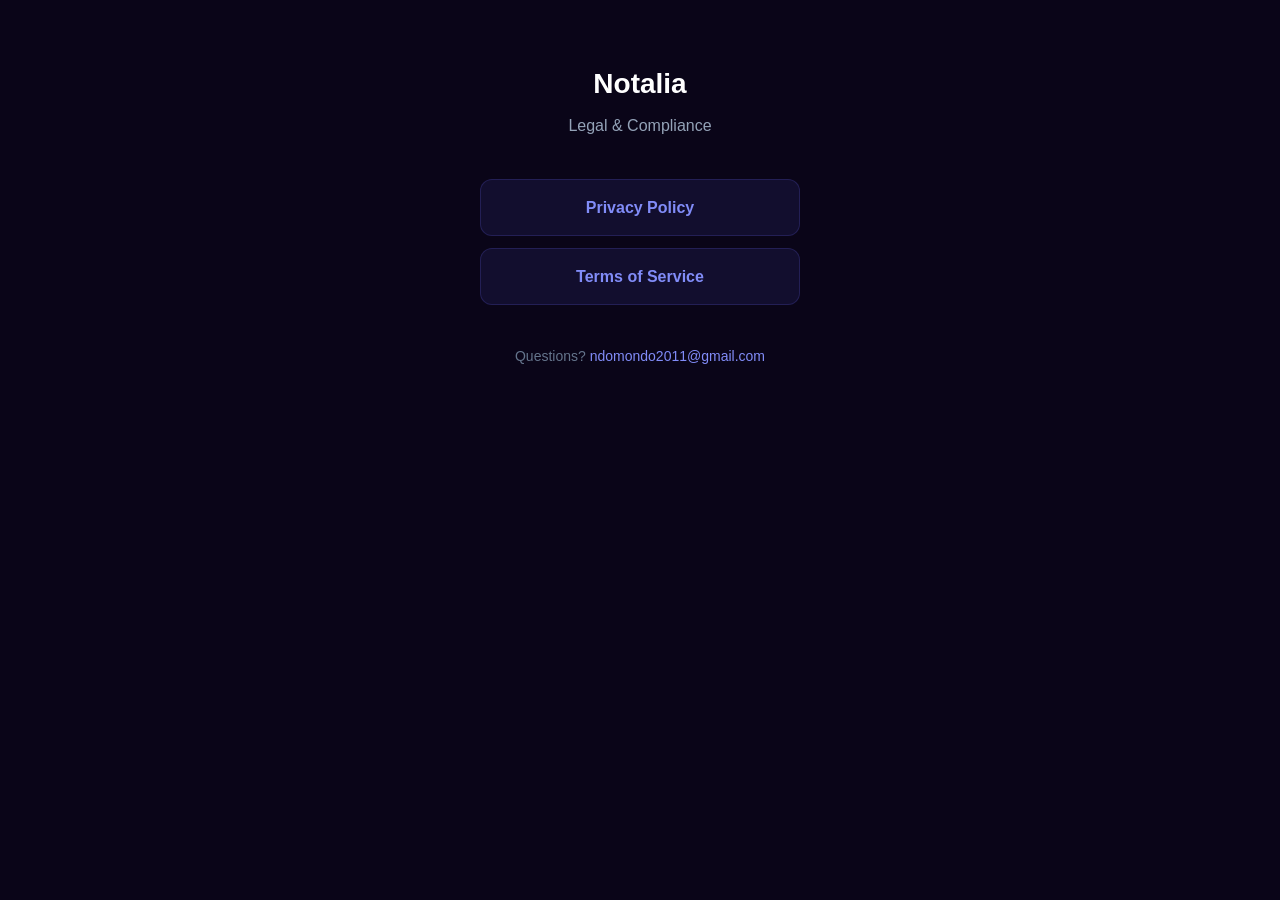
<file: index.html>
<!DOCTYPE html>
<html lang="en">
<head>
  <meta charset="UTF-8">
  <meta name="viewport" content="width=device-width, initial-scale=1.0">
  <title>Notalia - Legal</title>
  <link rel="stylesheet" href="style.css">
</head>
<body>
  <div class="container">
    <h1>Notalia</h1>
    <p class="subtitle">Legal & Compliance</p>
    <div class="links">
      <a href="privacy.html">Privacy Policy</a>
      <a href="terms.html">Terms of Service</a>
    </div>
    <p class="contact">Questions? <a href="mailto:ndomondo2011@gmail.com">ndomondo2011@gmail.com</a></p>
  </div>
</body>
</html>
</file>
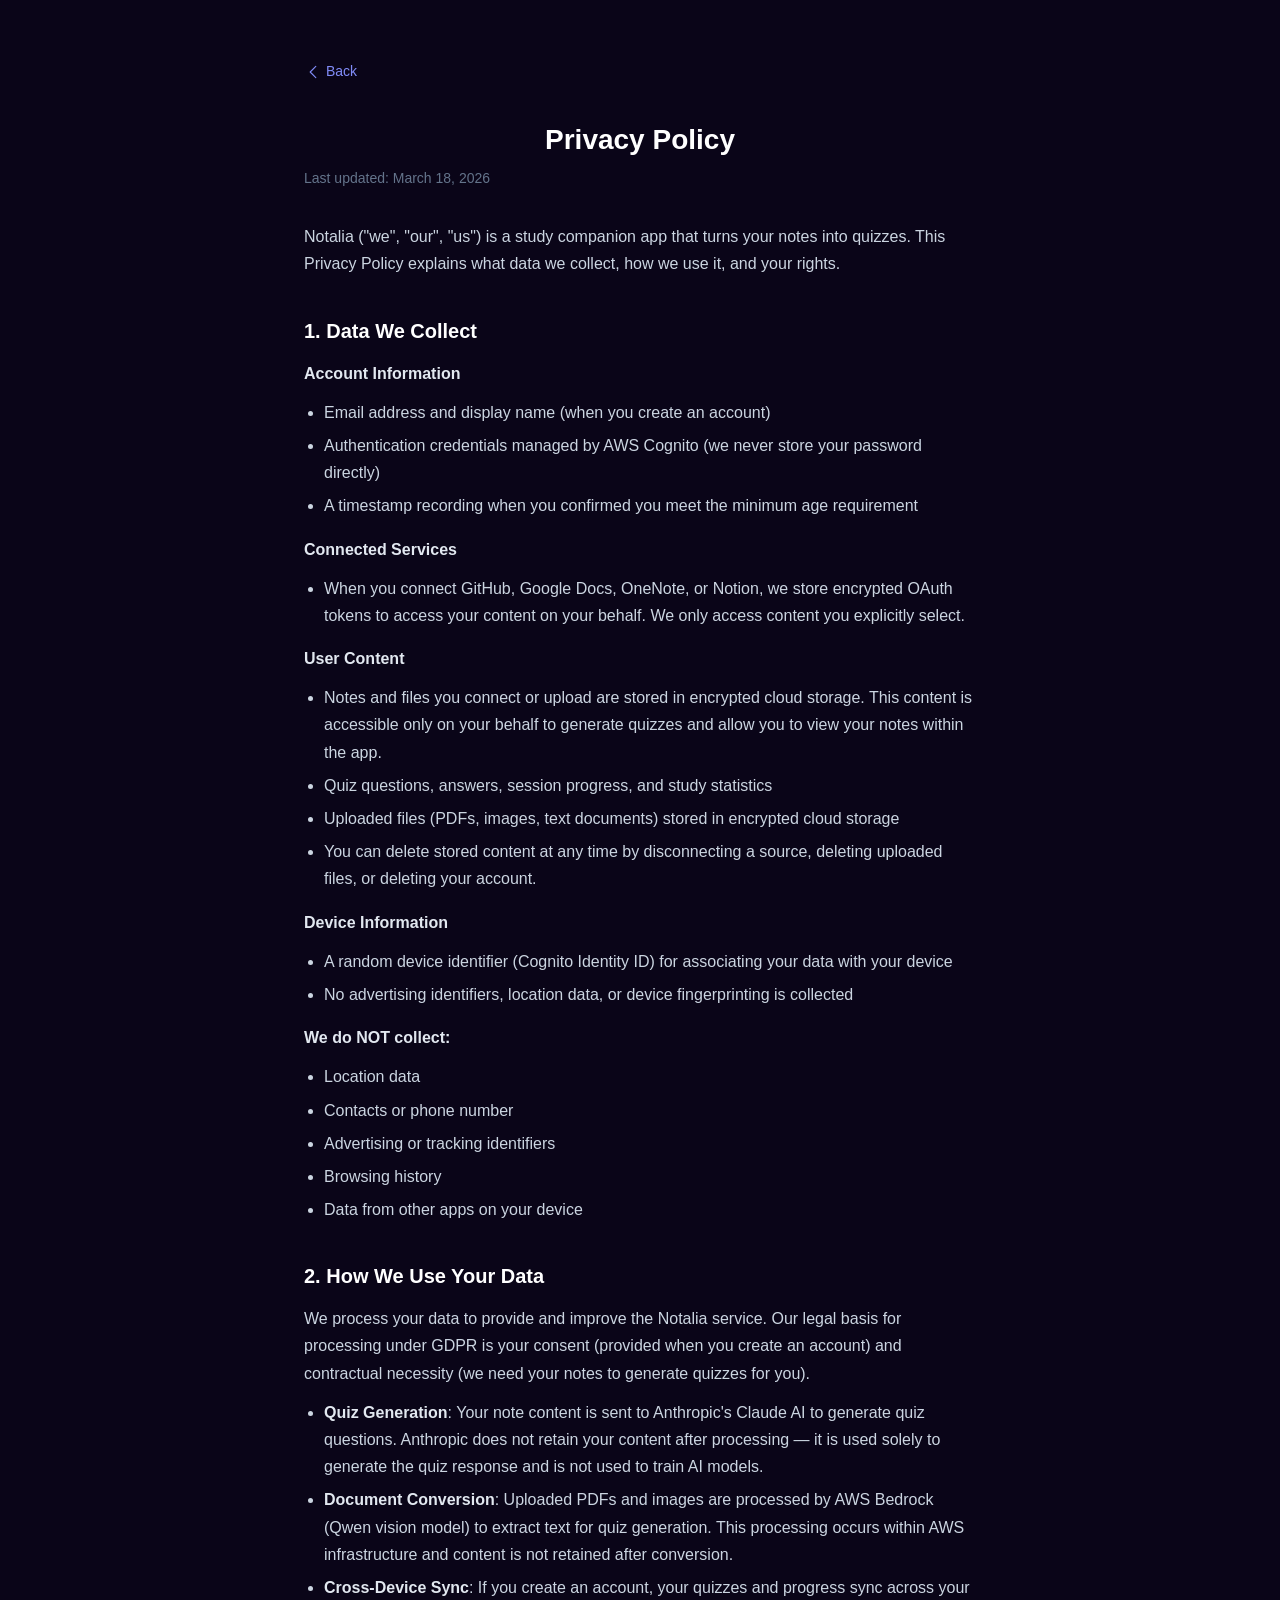
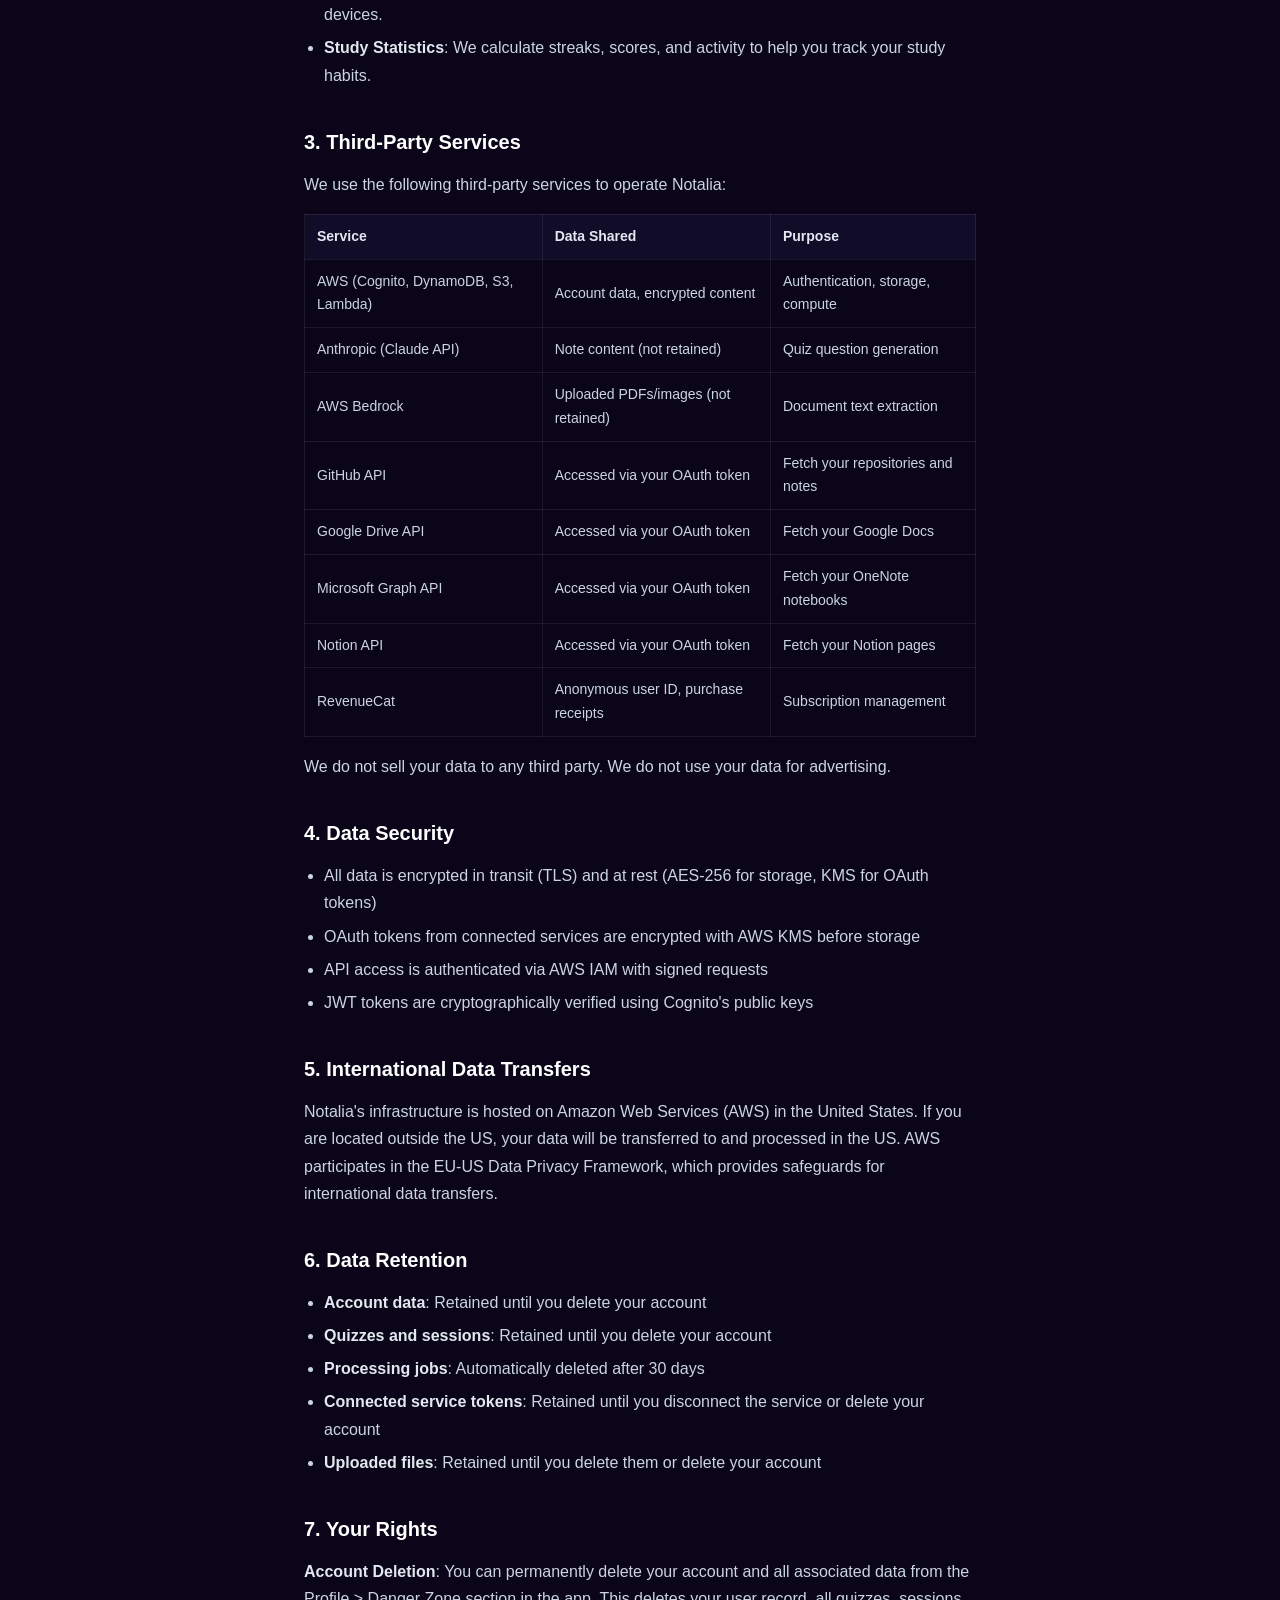
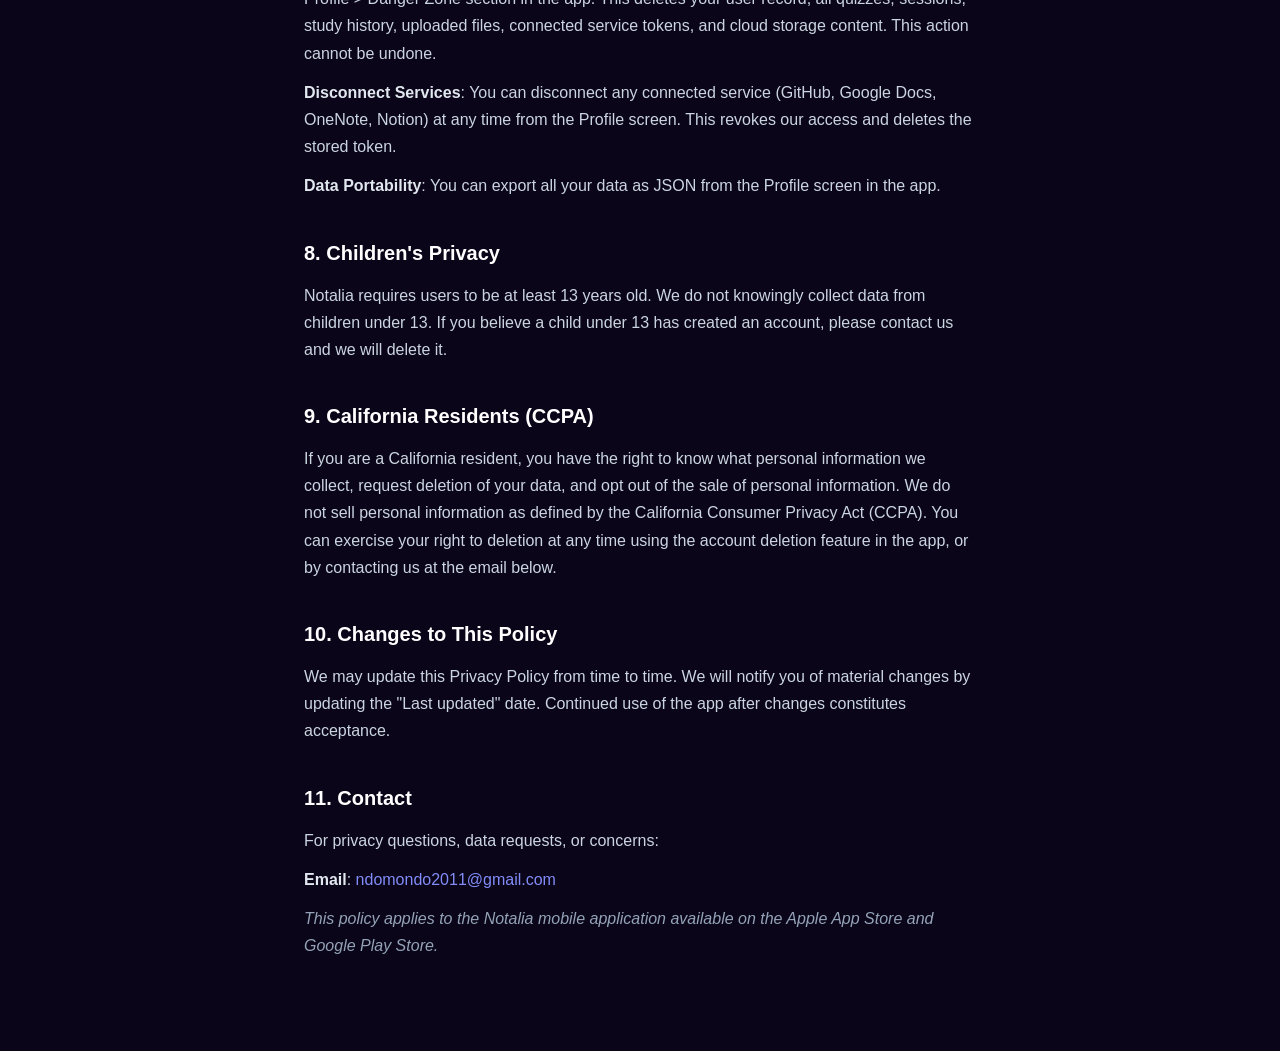
<file: privacy.html>
<!DOCTYPE html>
<html lang="en">
<head>
  <meta charset="UTF-8">
  <meta name="viewport" content="width=device-width, initial-scale=1.0">
  <title>Privacy Policy - Notalia</title>
  <link rel="stylesheet" href="style.css">
</head>
<body>
  <div class="container">
    <a class="back" href="index.html"><img src="arrow_left.svg" alt="Back" class="back-icon"> Back</a>
    <h1>Privacy Policy</h1>
    <p class="last-updated">Last updated: March 18, 2026</p>

    <p>Notalia ("we", "our", "us") is a study companion app that turns your notes into quizzes. This Privacy Policy explains what data we collect, how we use it, and your rights.</p>

    <h2>1. Data We Collect</h2>

    <p><strong>Account Information</strong></p>
    <ul>
      <li>Email address and display name (when you create an account)</li>
      <li>Authentication credentials managed by AWS Cognito (we never store your password directly)</li>
      <li>A timestamp recording when you confirmed you meet the minimum age requirement</li>
    </ul>

    <p><strong>Connected Services</strong></p>
    <ul>
      <li>When you connect GitHub, Google Docs, OneNote, or Notion, we store encrypted OAuth tokens to access your content on your behalf. We only access content you explicitly select.</li>
    </ul>

    <p><strong>User Content</strong></p>
    <ul>
      <li>Notes and files you connect or upload are stored in encrypted cloud storage. This content is accessible only on your behalf to generate quizzes and allow you to view your notes within the app.</li>
      <li>Quiz questions, answers, session progress, and study statistics</li>
      <li>Uploaded files (PDFs, images, text documents) stored in encrypted cloud storage</li>
      <li>You can delete stored content at any time by disconnecting a source, deleting uploaded files, or deleting your account.</li>
    </ul>

    <p><strong>Device Information</strong></p>
    <ul>
      <li>A random device identifier (Cognito Identity ID) for associating your data with your device</li>
      <li>No advertising identifiers, location data, or device fingerprinting is collected</li>
    </ul>

    <p><strong>We do NOT collect:</strong></p>
    <ul>
      <li>Location data</li>
      <li>Contacts or phone number</li>
      <li>Advertising or tracking identifiers</li>
      <li>Browsing history</li>
      <li>Data from other apps on your device</li>
    </ul>

    <h2>2. How We Use Your Data</h2>
    <p>We process your data to provide and improve the Notalia service. Our legal basis for processing under GDPR is your consent (provided when you create an account) and contractual necessity (we need your notes to generate quizzes for you).</p>
    <ul>
      <li><strong>Quiz Generation</strong>: Your note content is sent to Anthropic's Claude AI to generate quiz questions. Anthropic does not retain your content after processing — it is used solely to generate the quiz response and is not used to train AI models.</li>
      <li><strong>Document Conversion</strong>: Uploaded PDFs and images are processed by AWS Bedrock (Qwen vision model) to extract text for quiz generation. This processing occurs within AWS infrastructure and content is not retained after conversion.</li>
      <li><strong>Cross-Device Sync</strong>: If you create an account, your quizzes and progress sync across your devices.</li>
      <li><strong>Study Statistics</strong>: We calculate streaks, scores, and activity to help you track your study habits.</li>
    </ul>

    <h2>3. Third-Party Services</h2>
    <p>We use the following third-party services to operate Notalia:</p>

    <table>
      <thead>
        <tr>
          <th>Service</th>
          <th>Data Shared</th>
          <th>Purpose</th>
        </tr>
      </thead>
      <tbody>
        <tr>
          <td>AWS (Cognito, DynamoDB, S3, Lambda)</td>
          <td>Account data, encrypted content</td>
          <td>Authentication, storage, compute</td>
        </tr>
        <tr>
          <td>Anthropic (Claude API)</td>
          <td>Note content (not retained)</td>
          <td>Quiz question generation</td>
        </tr>
        <tr>
          <td>AWS Bedrock</td>
          <td>Uploaded PDFs/images (not retained)</td>
          <td>Document text extraction</td>
        </tr>
        <tr>
          <td>GitHub API</td>
          <td>Accessed via your OAuth token</td>
          <td>Fetch your repositories and notes</td>
        </tr>
        <tr>
          <td>Google Drive API</td>
          <td>Accessed via your OAuth token</td>
          <td>Fetch your Google Docs</td>
        </tr>
        <tr>
          <td>Microsoft Graph API</td>
          <td>Accessed via your OAuth token</td>
          <td>Fetch your OneNote notebooks</td>
        </tr>
        <tr>
          <td>Notion API</td>
          <td>Accessed via your OAuth token</td>
          <td>Fetch your Notion pages</td>
        </tr>
        <tr>
          <td>RevenueCat</td>
          <td>Anonymous user ID, purchase receipts</td>
          <td>Subscription management</td>
        </tr>
      </tbody>
    </table>

    <p>We do not sell your data to any third party. We do not use your data for advertising.</p>

    <h2>4. Data Security</h2>
    <ul>
      <li>All data is encrypted in transit (TLS) and at rest (AES-256 for storage, KMS for OAuth tokens)</li>
      <li>OAuth tokens from connected services are encrypted with AWS KMS before storage</li>
      <li>API access is authenticated via AWS IAM with signed requests</li>
      <li>JWT tokens are cryptographically verified using Cognito's public keys</li>
    </ul>

    <h2>5. International Data Transfers</h2>
    <p>Notalia's infrastructure is hosted on Amazon Web Services (AWS) in the United States. If you are located outside the US, your data will be transferred to and processed in the US. AWS participates in the EU-US Data Privacy Framework, which provides safeguards for international data transfers.</p>

    <h2>6. Data Retention</h2>
    <ul>
      <li><strong>Account data</strong>: Retained until you delete your account</li>
      <li><strong>Quizzes and sessions</strong>: Retained until you delete your account</li>
      <li><strong>Processing jobs</strong>: Automatically deleted after 30 days</li>
      <li><strong>Connected service tokens</strong>: Retained until you disconnect the service or delete your account</li>
      <li><strong>Uploaded files</strong>: Retained until you delete them or delete your account</li>
    </ul>

    <h2>7. Your Rights</h2>
    <p><strong>Account Deletion</strong>: You can permanently delete your account and all associated data from the Profile &gt; Danger Zone section in the app. This deletes your user record, all quizzes, sessions, study history, uploaded files, connected service tokens, and cloud storage content. This action cannot be undone.</p>
    <p><strong>Disconnect Services</strong>: You can disconnect any connected service (GitHub, Google Docs, OneNote, Notion) at any time from the Profile screen. This revokes our access and deletes the stored token.</p>
    <p><strong>Data Portability</strong>: You can export all your data as JSON from the Profile screen in the app.</p>

    <h2>8. Children's Privacy</h2>
    <p>Notalia requires users to be at least 13 years old. We do not knowingly collect data from children under 13. If you believe a child under 13 has created an account, please contact us and we will delete it.</p>

    <h2>9. California Residents (CCPA)</h2>
    <p>If you are a California resident, you have the right to know what personal information we collect, request deletion of your data, and opt out of the sale of personal information. We do not sell personal information as defined by the California Consumer Privacy Act (CCPA). You can exercise your right to deletion at any time using the account deletion feature in the app, or by contacting us at the email below.</p>

    <h2>10. Changes to This Policy</h2>
    <p>We may update this Privacy Policy from time to time. We will notify you of material changes by updating the "Last updated" date. Continued use of the app after changes constitutes acceptance.</p>

    <h2>11. Contact</h2>
    <p>For privacy questions, data requests, or concerns:</p>
    <p><strong>Email</strong>: <a href="mailto:ndomondo2011@gmail.com" style="color:#818cf8;text-decoration:none;">ndomondo2011@gmail.com</a></p>

    <p><em>This policy applies to the Notalia mobile application available on the Apple App Store and Google Play Store.</em></p>
  </div>
</body>
</html>
</file>
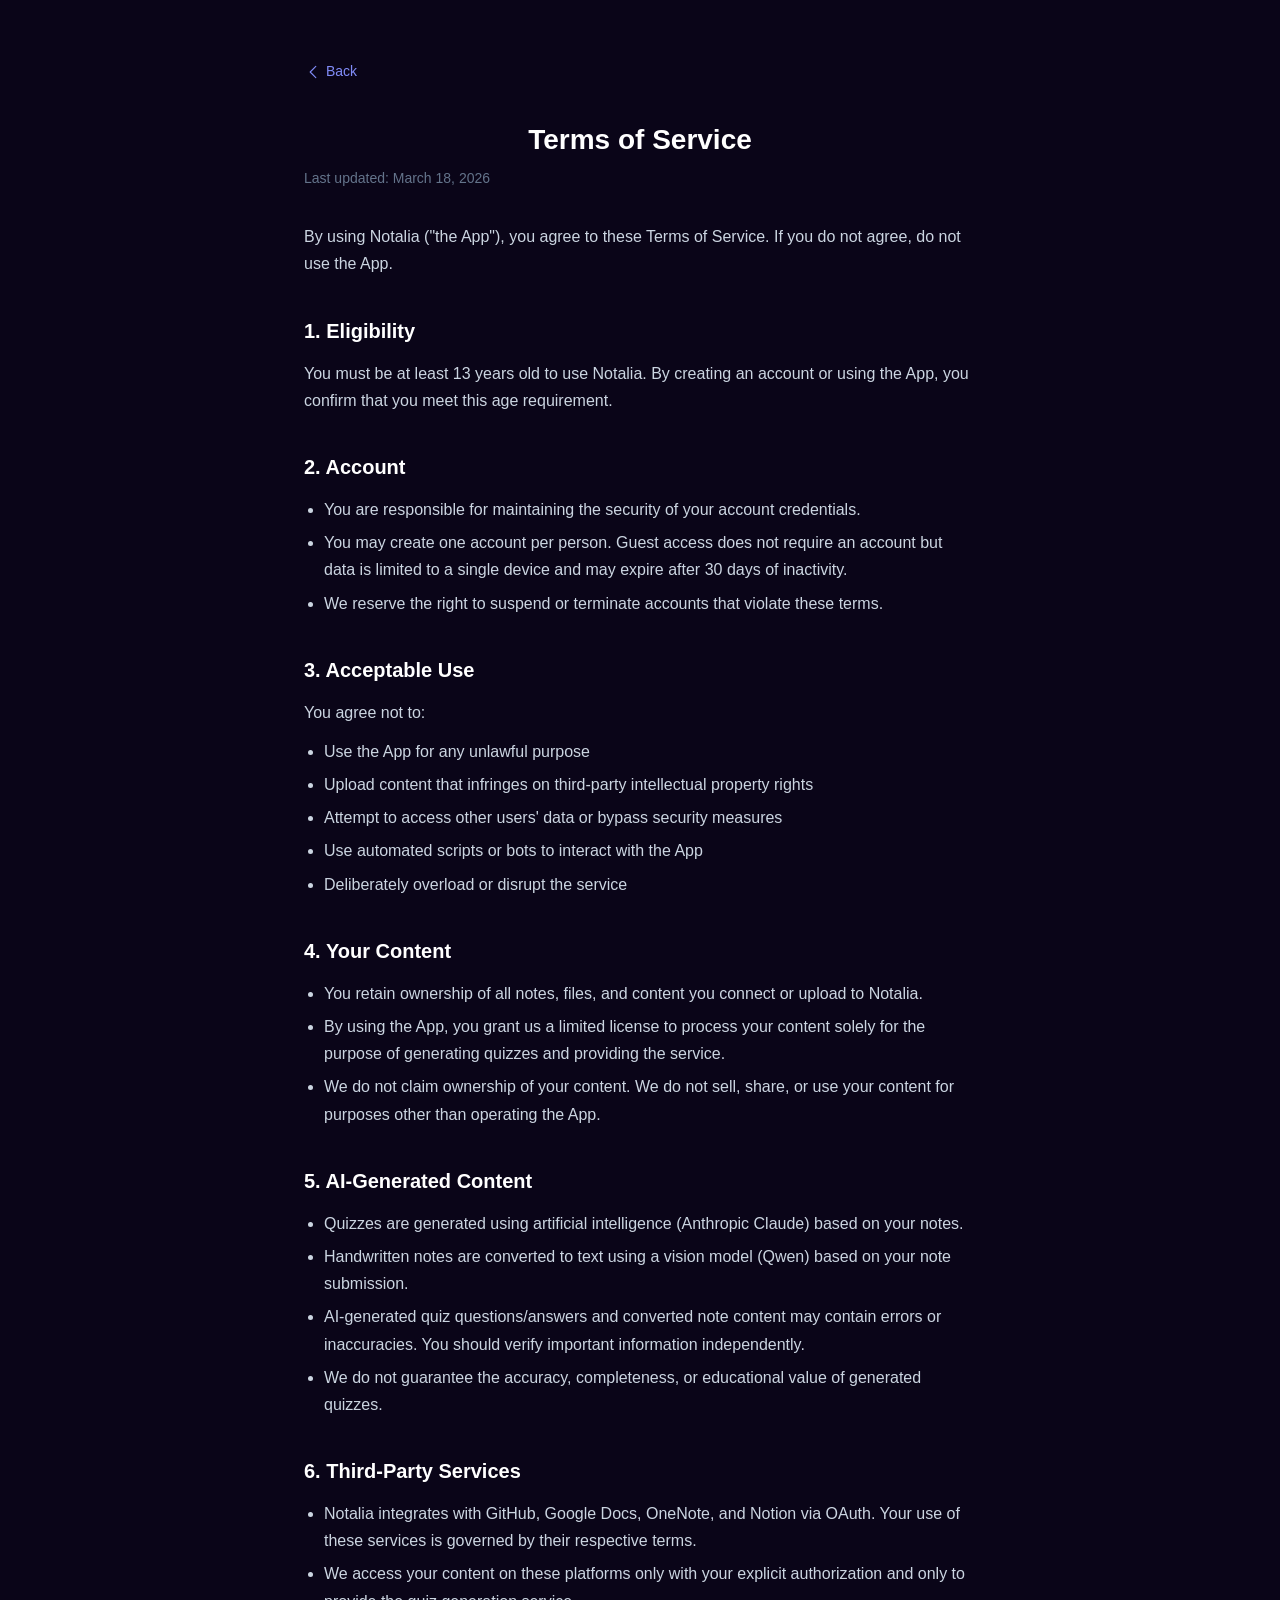
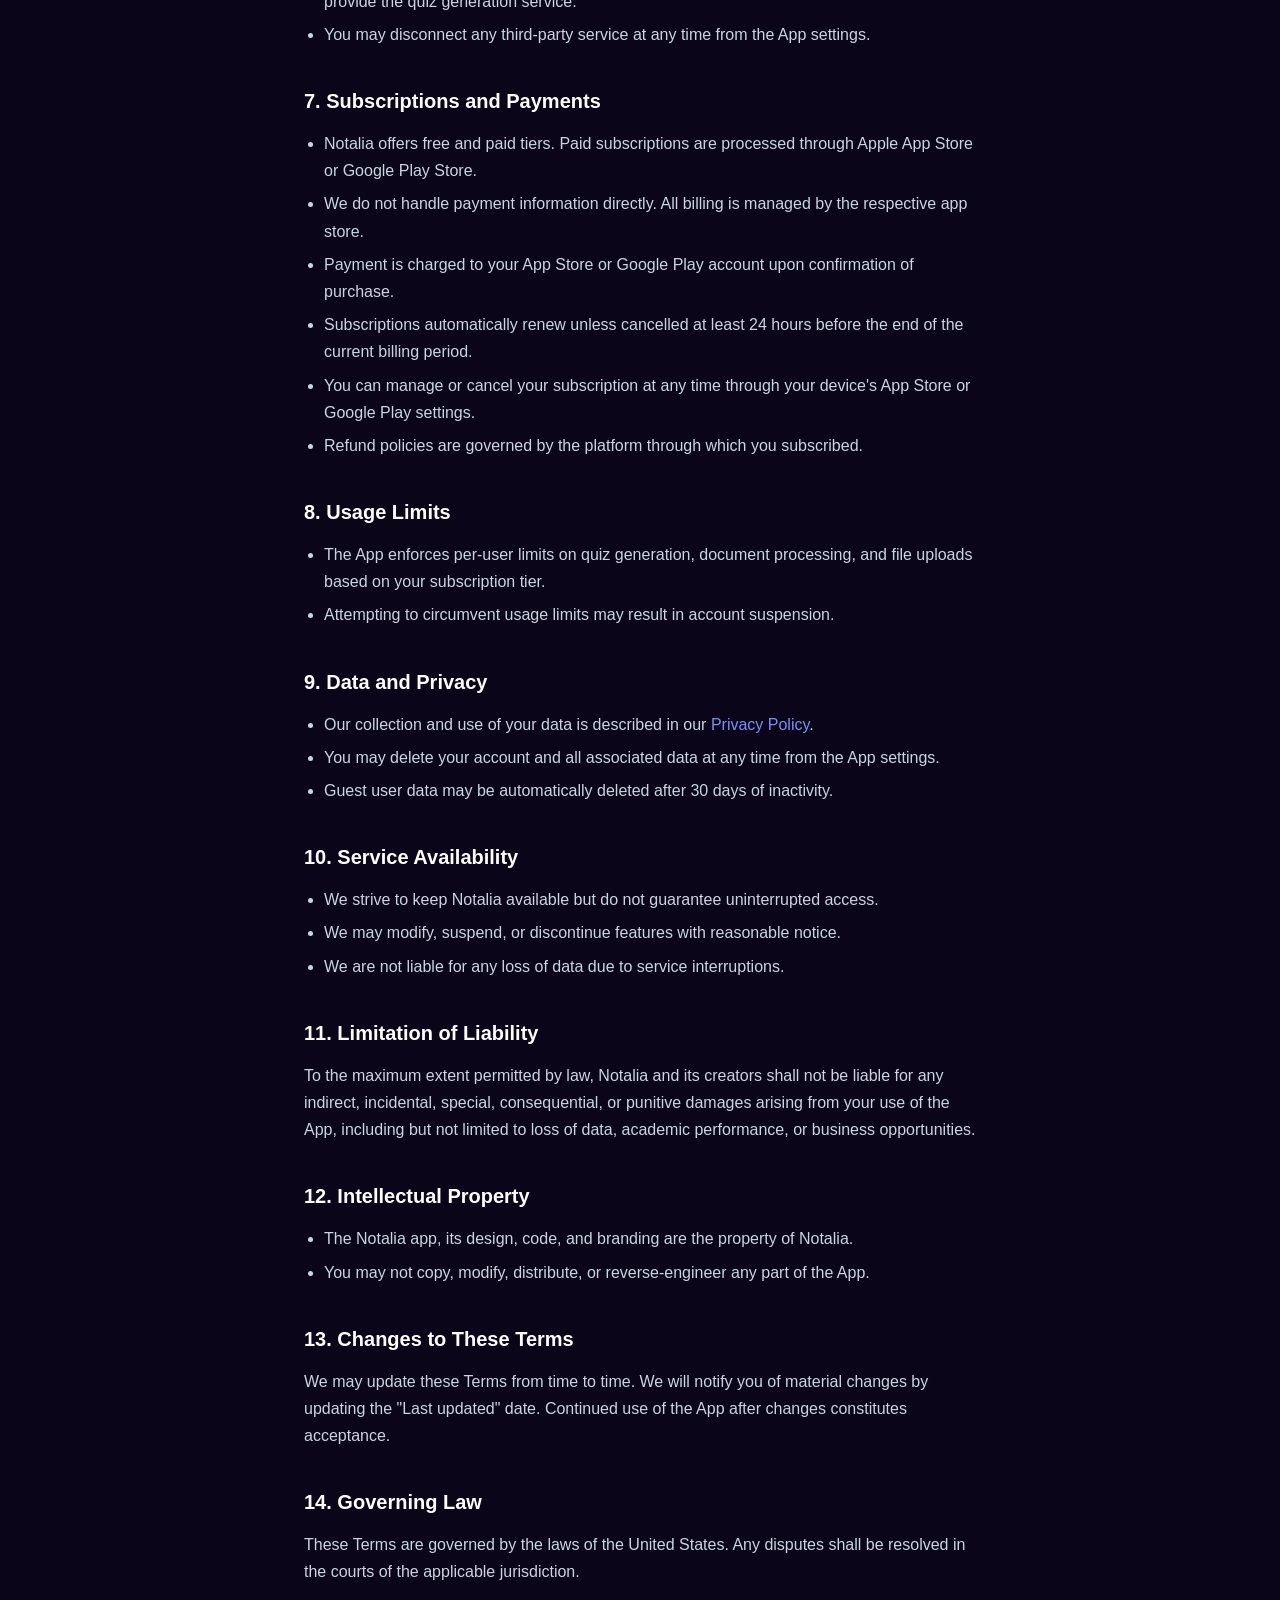
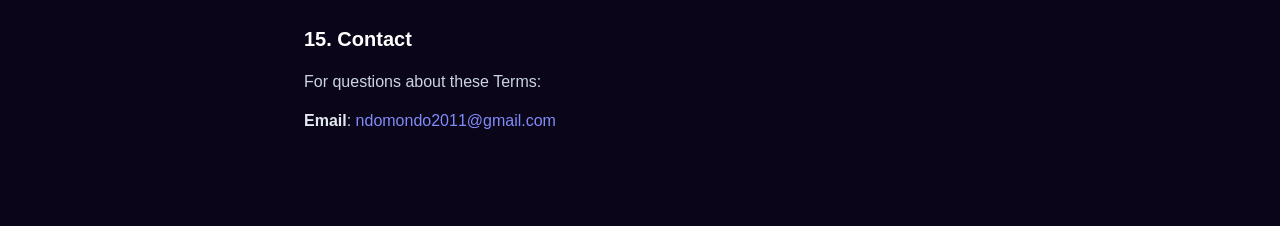
<file: terms.html>
<!DOCTYPE html>
<html lang="en">
<head>
  <meta charset="UTF-8">
  <meta name="viewport" content="width=device-width, initial-scale=1.0">
  <title>Terms of Service - Notalia</title>
  <link rel="stylesheet" href="style.css">
</head>
<body>
  <div class="container">
    <a class="back" href="index.html"><img src="arrow_left.svg" alt="Back" class="back-icon"> Back</a>
    <h1>Terms of Service</h1>
    <p class="last-updated">Last updated: March 18, 2026</p>

    <p>By using Notalia ("the App"), you agree to these Terms of Service. If you do not agree, do not use the App.</p>

    <h2>1. Eligibility</h2>
    <p>You must be at least 13 years old to use Notalia. By creating an account or using the App, you confirm that you meet this age requirement.</p>

    <h2>2. Account</h2>
    <ul>
      <li>You are responsible for maintaining the security of your account credentials.</li>
      <li>You may create one account per person. Guest access does not require an account but data is limited to a single device and may expire after 30 days of inactivity.</li>
      <li>We reserve the right to suspend or terminate accounts that violate these terms.</li>
    </ul>

    <h2>3. Acceptable Use</h2>
    <p>You agree not to:</p>
    <ul>
      <li>Use the App for any unlawful purpose</li>
      <li>Upload content that infringes on third-party intellectual property rights</li>
      <li>Attempt to access other users' data or bypass security measures</li>
      <li>Use automated scripts or bots to interact with the App</li>
      <li>Deliberately overload or disrupt the service</li>
    </ul>

    <h2>4. Your Content</h2>
    <ul>
      <li>You retain ownership of all notes, files, and content you connect or upload to Notalia.</li>
      <li>By using the App, you grant us a limited license to process your content solely for the purpose of generating quizzes and providing the service.</li>
      <li>We do not claim ownership of your content. We do not sell, share, or use your content for purposes other than operating the App.</li>
    </ul>

    <h2>5. AI-Generated Content</h2>
    <ul>
      <li>Quizzes are generated using artificial intelligence (Anthropic Claude) based on your notes.</li>
      <li>Handwritten notes are converted to text using a vision model (Qwen) based on your note submission.</li>
      <li>AI-generated quiz questions/answers and converted note content may contain errors or inaccuracies. You should verify important information independently.</li>
      <li>We do not guarantee the accuracy, completeness, or educational value of generated quizzes.</li>
    </ul>

    <h2>6. Third-Party Services</h2>
    <ul>
      <li>Notalia integrates with GitHub, Google Docs, OneNote, and Notion via OAuth. Your use of these services is governed by their respective terms.</li>
      <li>We access your content on these platforms only with your explicit authorization and only to provide the quiz generation service.</li>
      <li>You may disconnect any third-party service at any time from the App settings.</li>
    </ul>

    <h2>7. Subscriptions and Payments</h2>
    <ul>
      <li>Notalia offers free and paid tiers. Paid subscriptions are processed through Apple App Store or Google Play Store.</li>
      <li>We do not handle payment information directly. All billing is managed by the respective app store.</li>
      <li>Payment is charged to your App Store or Google Play account upon confirmation of purchase.</li>
      <li>Subscriptions automatically renew unless cancelled at least 24 hours before the end of the current billing period.</li>
      <li>You can manage or cancel your subscription at any time through your device's App Store or Google Play settings.</li>
      <li>Refund policies are governed by the platform through which you subscribed.</li>
    </ul>

    <h2>8. Usage Limits</h2>
    <ul>
      <li>The App enforces per-user limits on quiz generation, document processing, and file uploads based on your subscription tier.</li>
      <li>Attempting to circumvent usage limits may result in account suspension.</li>
    </ul>

    <h2>9. Data and Privacy</h2>
    <ul>
      <li>Our collection and use of your data is described in our <a href="privacy.html" style="color:#818cf8;text-decoration:none;">Privacy Policy</a>.</li>
      <li>You may delete your account and all associated data at any time from the App settings.</li>
      <li>Guest user data may be automatically deleted after 30 days of inactivity.</li>
    </ul>

    <h2>10. Service Availability</h2>
    <ul>
      <li>We strive to keep Notalia available but do not guarantee uninterrupted access.</li>
      <li>We may modify, suspend, or discontinue features with reasonable notice.</li>
      <li>We are not liable for any loss of data due to service interruptions.</li>
    </ul>

    <h2>11. Limitation of Liability</h2>
    <p>To the maximum extent permitted by law, Notalia and its creators shall not be liable for any indirect, incidental, special, consequential, or punitive damages arising from your use of the App, including but not limited to loss of data, academic performance, or business opportunities.</p>

    <h2>12. Intellectual Property</h2>
    <ul>
      <li>The Notalia app, its design, code, and branding are the property of Notalia.</li>
      <li>You may not copy, modify, distribute, or reverse-engineer any part of the App.</li>
    </ul>

    <h2>13. Changes to These Terms</h2>
    <p>We may update these Terms from time to time. We will notify you of material changes by updating the "Last updated" date. Continued use of the App after changes constitutes acceptance.</p>

    <h2>14. Governing Law</h2>
    <p>These Terms are governed by the laws of the United States. Any disputes shall be resolved in the courts of the applicable jurisdiction.</p>

    <h2>15. Contact</h2>
    <p>For questions about these Terms:</p>
    <p><strong>Email</strong>: <a href="mailto:ndomondo2011@gmail.com" style="color:#818cf8;text-decoration:none;">ndomondo2011@gmail.com</a></p>
  </div>
</body>
</html>
</file>
<file: style.css>
* { margin: 0; padding: 0; box-sizing: border-box; }

body {
  font-family: -apple-system, BlinkMacSystemFont, "Segoe UI", Roboto, sans-serif;
  background: #0a0518;
  color: #e2e8f0;
  line-height: 1.7;
  min-height: 100vh;
}

.container {
  max-width: 720px;
  margin: 0 auto;
  padding: 60px 24px 80px;
}

/* Index page */
body > .container > h1 {
  text-align: center;
}

body > .container > .subtitle {
  text-align: center;
  color: #94a3b8;
  margin-bottom: 40px;
}

.links {
  display: flex;
  flex-direction: column;
  gap: 12px;
  max-width: 320px;
  margin: 0 auto 40px;
}

.links a {
  display: block;
  text-align: center;
  padding: 14px 24px;
  border-radius: 12px;
  background: rgba(99, 102, 241, 0.1);
  border: 1px solid rgba(99, 102, 241, 0.2);
  color: #818cf8;
  text-decoration: none;
  font-weight: 600;
  transition: background 0.2s;
}

.links a:hover {
  background: rgba(99, 102, 241, 0.2);
}

.contact {
  text-align: center;
  color: #64748b;
  font-size: 14px;
}

.contact a {
  color: #818cf8;
  text-decoration: none;
}

/* Legal pages */
h1 {
  font-size: 28px;
  font-weight: 700;
  margin-bottom: 4px;
  color: #fff;
}

.last-updated {
  color: #64748b;
  font-size: 14px;
  margin-bottom: 32px;
}

h2 {
  font-size: 20px;
  font-weight: 600;
  color: #fff;
  margin-top: 36px;
  margin-bottom: 12px;
}

p, li {
  color: #cbd5e1;
  margin-bottom: 12px;
}

ul {
  padding-left: 20px;
  margin-bottom: 16px;
}

li {
  margin-bottom: 6px;
}

strong {
  color: #e2e8f0;
}

table {
  width: 100%;
  border-collapse: collapse;
  margin: 16px 0;
  font-size: 14px;
}

th, td {
  text-align: left;
  padding: 10px 12px;
  border: 1px solid rgba(255, 255, 255, 0.08);
}

th {
  background: rgba(99, 102, 241, 0.08);
  color: #e2e8f0;
  font-weight: 600;
}

td {
  color: #cbd5e1;
}

a.back {
  display: inline-flex;
  align-items: center;
  gap: 4px;
  color: #818cf8;
  text-decoration: none;
  font-size: 14px;
  margin-bottom: 32px;
}

a.back:hover {
  text-decoration: underline;
}

.back-icon {
  width: 18px;
  height: 18px;
}

em {
  color: #94a3b8;
  font-style: italic;
}
</file>
